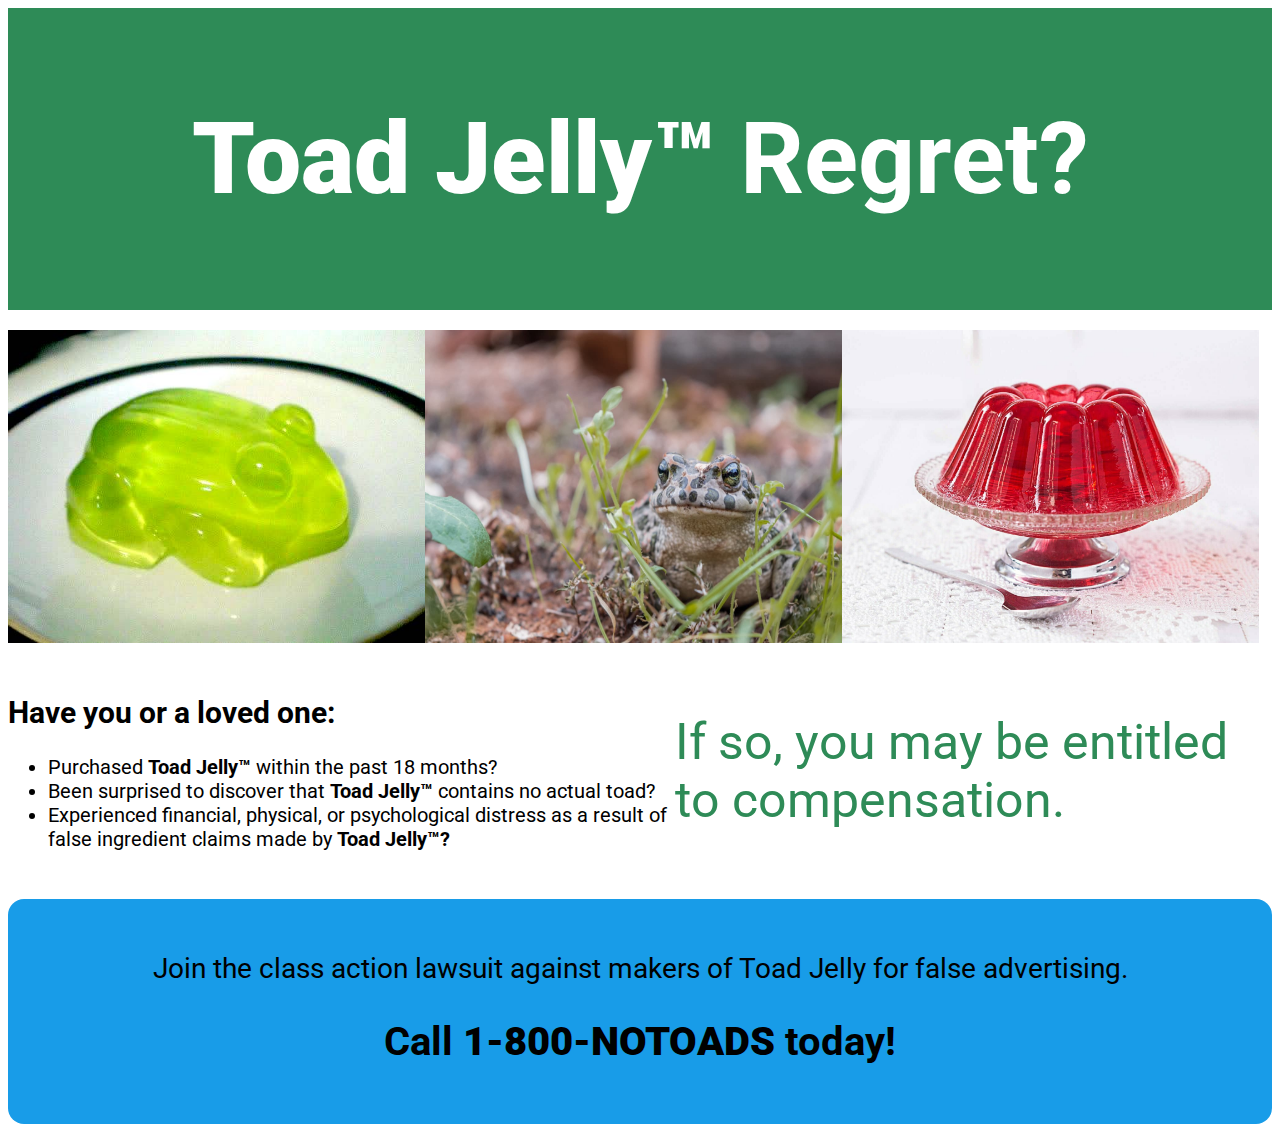
<file: csci340lab1/index.html>
<!DOCTYPE html>
<html lang="en">
    <head>
        <title>Toad Jelly Class Action</title>
    
        <link rel="stylesheet" href="https://maxcdn.bootstrapcdn.com/bootstrap/3.3.6/css/bootstrap.min.css" integrity="sha384-1q8mTJOASx8j1Au+a5WDVnPi2lkFfwwEAa8hDDdjZlpLegxhjVME1fgjWPGmkzs7" crossorigin="anonymous">
        <link rel="stylesheet" type="text/css" href="style.css">
        <link href='https://fonts.googleapis.com/css?family=Roboto:300,400,700' rel='stylesheet' type='text/css'>
    </head>
    <body>
        <section class="titlebox">
            <div class="title">
                <h1><b>Toad Jelly&TRADE;</b> Regret?</h1>
            </div>
        </section>
        <section class="container">
            <div class="photobar row">
                <img class="col-sm-4" src="images/jelly-toad.jpg" alt="A toad made of green jelly">
                <img class="col-sm-4" src="images/toad.jpg" alt="A brown toad with black spots">
                <img class="col-sm-4" src="images/jello.jpeg" alt="Red jelly on a glass platter with a spoon">
            </div>
            <div class="main row">
                <div class="col-sm-6">
                    <h2>Have you or a loved one:</h2>
                    <ul>
                        <li>Purchased <b>Toad Jelly&TRADE;</b> within the past 18 months?</li>
                        <li>Been surprised to discover that <b>Toad Jelly&TRADE;</b> contains no actual toad?</li>
                        <li>Experienced financial, physical, or psychological distress as a result of false ingredient claims made by <b>Toad Jelly&TRADE;?</b></li>
                    </ul>
                </div>
                <div class="col-sm-6" id="compensation">
                    <p>If so, you may be entitled to compensation.</p>
                </div>
                
            </div>
            <div class="join">
                <p>Join the class action lawsuit against makers of Toad Jelly for false advertising.</p>
                <h2>Call <b>1-800-NOTOADS</b> today!</h2>
            </div>
        </section>
        
    </body>
</html>
</file>
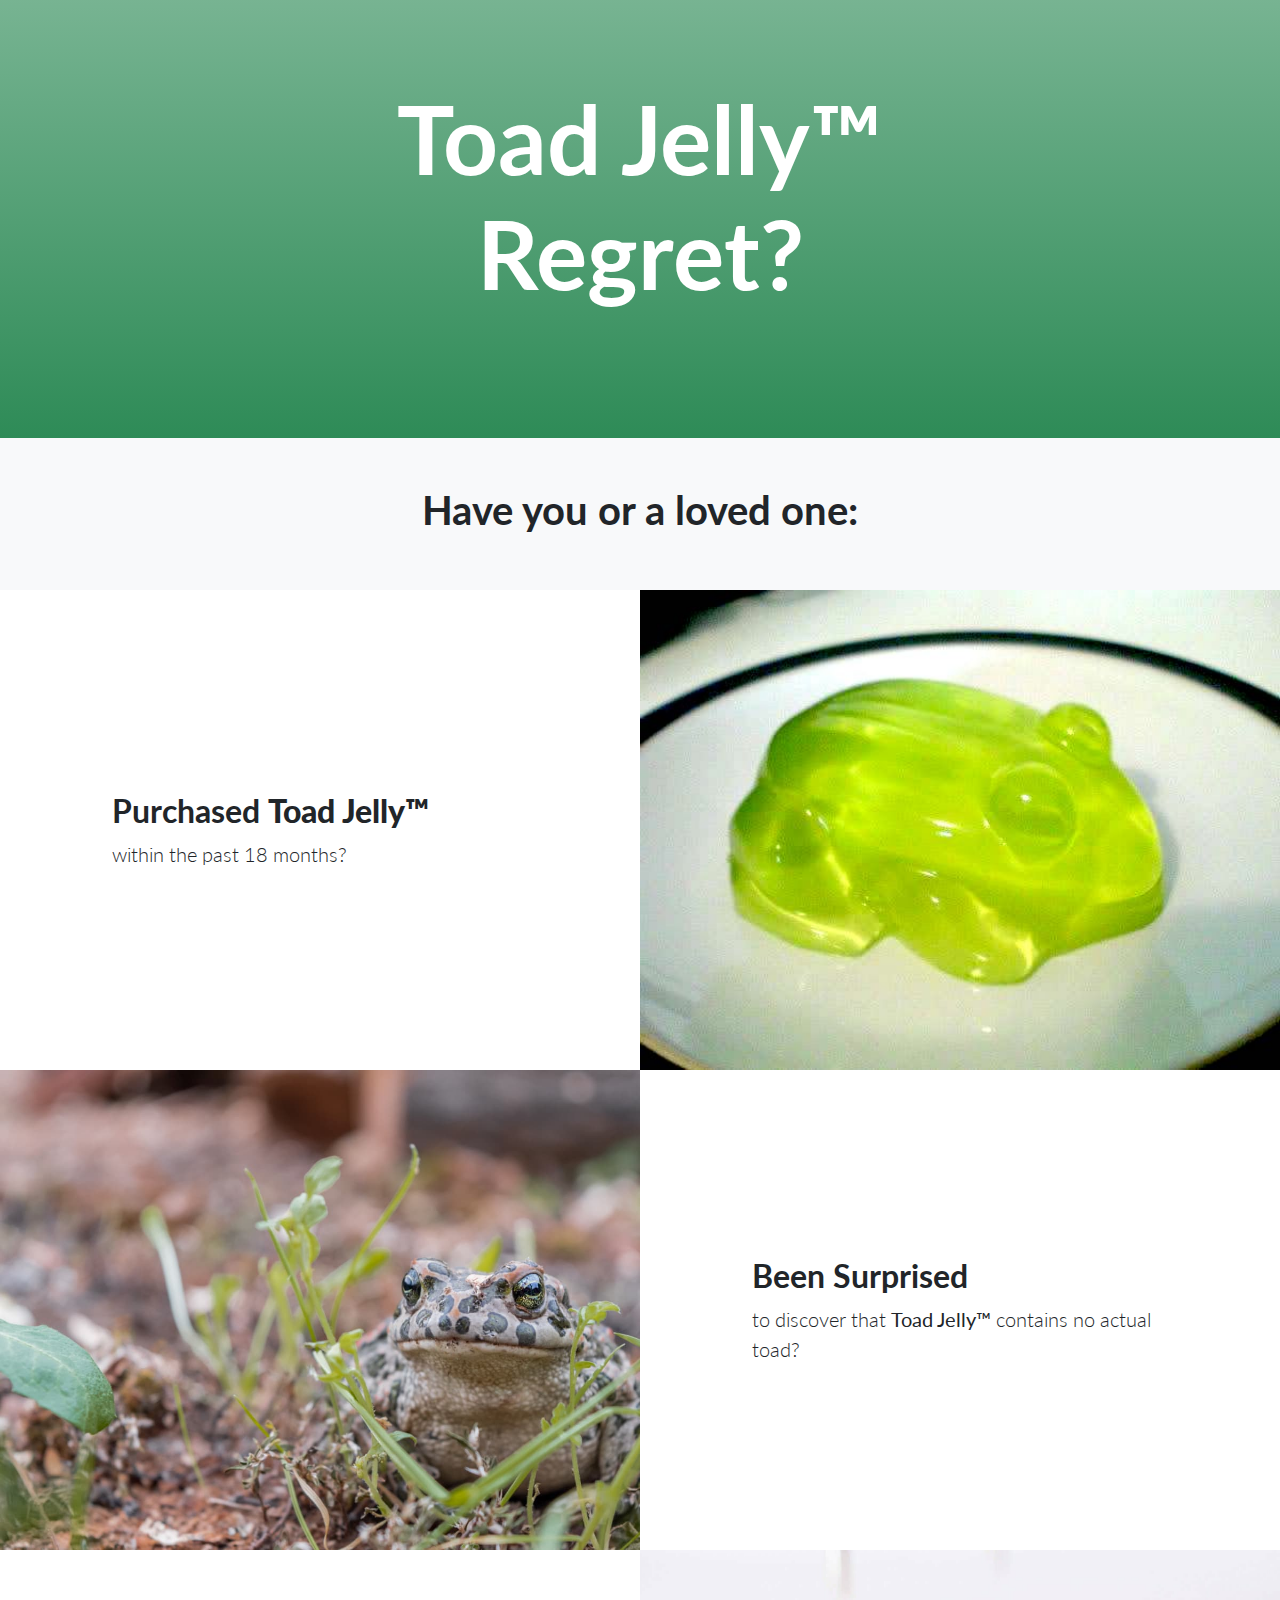
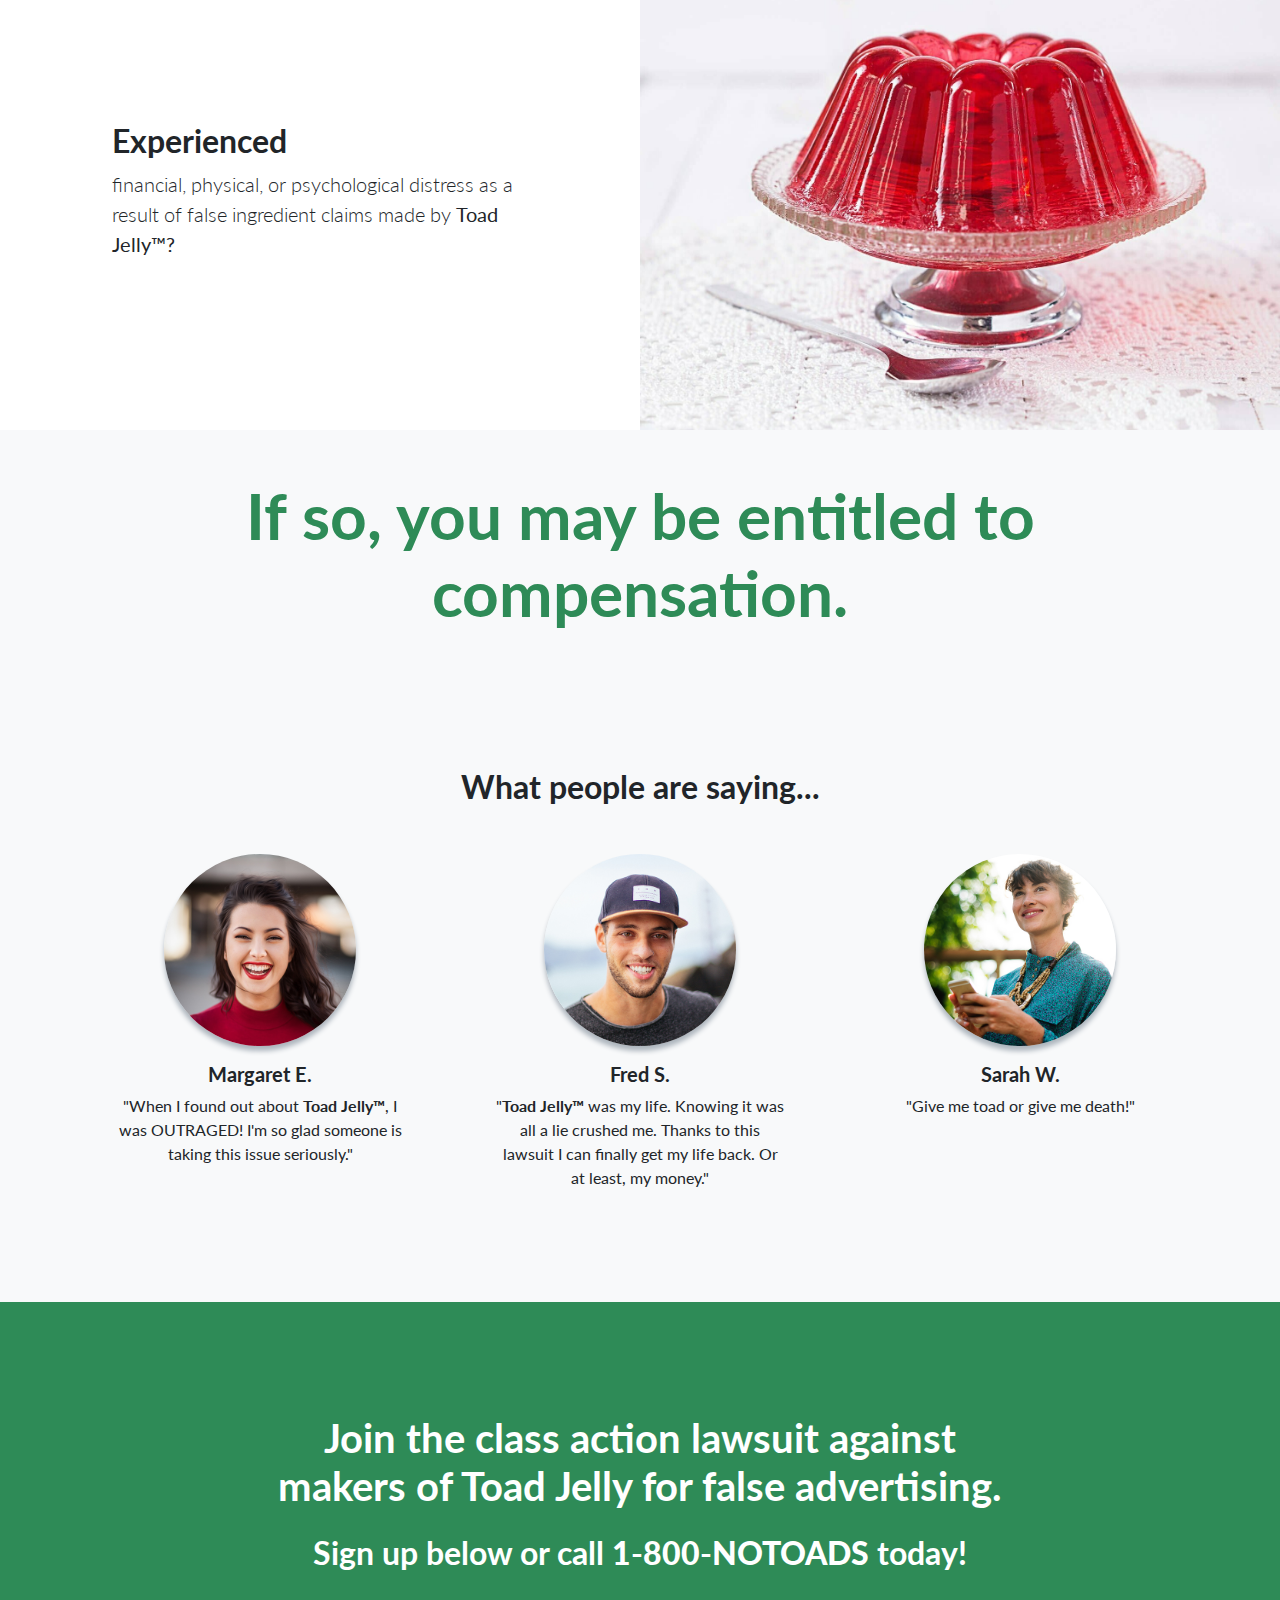
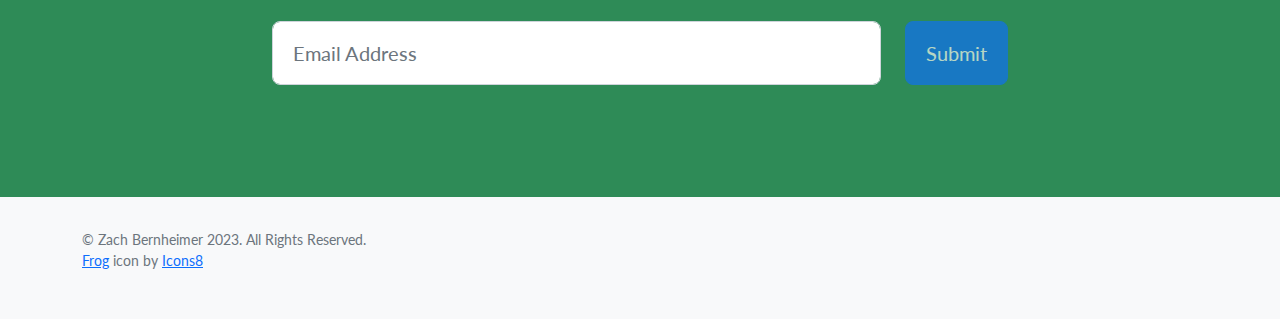
<file: csci340lab5/index.html>
<!DOCTYPE html>
<html lang="en">
    <head>
        <meta charset="utf-8" />
        <meta name="viewport" content="width=device-width, initial-scale=1, shrink-to-fit=no" />
        <meta name="description" content="" />
        <meta name="author" content="" />
        <title>Toad Jelly Regret</title>
        <!-- Favicon-->
        <link rel="icon" type="image/x-icon" sizes="32x32" href="assets/icons8-frog-32.ico" />
        <link rel="apple-touch-icon" sizes="32x32" href="assets/icons8-frog-32.ico">
        <!-- Bootstrap icons-->
        <link href="https://cdn.jsdelivr.net/npm/bootstrap-icons@1.5.0/font/bootstrap-icons.css" rel="stylesheet" type="text/css" />
        <!-- Google fonts-->
        <link href="https://fonts.googleapis.com/css?family=Lato:300,400,700,300italic,400italic,700italic" rel="stylesheet" type="text/css" />
        <!-- Core theme CSS (includes Bootstrap)-->
        <link href="css/styles.css" rel="stylesheet" />
    </head>
    <body>
        <!-- Masthead-->
        <header class="masthead">
            <div class="container position-relative">
                <div class="row justify-content-center">
                    <div class="col-xl-6">
                        <div class="text-center text-white">
                            <!-- Page heading-->
                            <h1 class="mb-5">Toad Jelly&TRADE; Regret?</h1>
                        </div>
                    </div>
                </div>
            </div>
        </header>

        <!-- Question Heading -->
        <section class="text-center heading bg-light">
            <div class = "container">
                <div class="row">
                    <div class="col-lg-12">
                        <h1>Have you or a loved one:</h1>
                    </div>
                </div>
            </div>
        </section>
        
        <!-- Image Showcases-->
        <section class="showcase">
            <div class="container-fluid p-0">
                <div class="row g-0">
                    <div class="col-lg-6 order-lg-2 text-white showcase-img" style="background-image: url('assets/img/jelly-toad.jpg')"></div>
                    <div class="col-lg-6 order-lg-1 my-auto showcase-text">
                        <h2>Purchased <b>Toad Jelly&TRADE;</b></h2>
                        <p class="lead mb-0">within the past 18 months?</p>
                    </div>
                </div>
                <div class="row g-0">
                    <div class="col-lg-6 text-white showcase-img" style="background-image: url('assets/img/toad.jpg')"></div>
                    <div class="col-lg-6 my-auto showcase-text">
                        <h2>Been Surprised</h2>
                        <p class="lead mb-0">to discover that <b>Toad Jelly&TRADE;</b> contains no actual toad?</p>
                    </div>
                </div>
                <div class="row g-0">
                    <div class="col-lg-6 order-lg-2 text-white showcase-img" style="background-image: url('assets/img/jello.jpg')"></div>
                    <div class="col-lg-6 order-lg-1 my-auto showcase-text">
                        <h2>Experienced</h2>
                        <p class="lead mb-0">financial, physical, or psychological distress as a result of false ingredient claims made by <b>Toad Jelly&TRADE;?</b></p>
                    </div>
                </div>
            </div>
        </section>

        <section class="text-center heading bg-light compensation">
            <div class = "container">
                <div class="row">
                    <div class="col-lg-12">
                        <h1>If so, you may be entitled to compensation.</h1>
                    </div>
                </div>
            </div>
        </section>
        
        <!-- Testimonials-->
        <section class="testimonials text-center bg-light">
            <div class="container">
                <h2 class="mb-5">What people are saying...</h2>
                <div class="row">
                    <div class="col-lg-4">
                        <div class="testimonial-item mx-auto mb-5 mb-lg-0">
                            <img class="img-fluid rounded-circle mb-3" src="assets/img/testimonials-1.jpg" alt="..." />
                            <h5>Margaret E.</h5>
                            <p class="font-weight-light mb-0">"When I found out about <b>Toad Jelly&TRADE;</b>, I was OUTRAGED! I'm so glad someone is taking this issue seriously."</p>
                        </div>
                    </div>
                    <div class="col-lg-4">
                        <div class="testimonial-item mx-auto mb-5 mb-lg-0">
                            <img class="img-fluid rounded-circle mb-3" src="assets/img/testimonials-2.jpg" alt="..." />
                            <h5>Fred S.</h5>
                            <p class="font-weight-light mb-0">"<b>Toad Jelly&TRADE;</b> was my life. Knowing it was all a lie crushed me. Thanks to this lawsuit I can finally get my life back. Or at least, my money."</p>
                        </div>
                    </div>
                    <div class="col-lg-4">
                        <div class="testimonial-item mx-auto mb-5 mb-lg-0">
                            <img class="img-fluid rounded-circle mb-3" src="assets/img/testimonials-3.jpg" alt="..." />
                            <h5>Sarah W.</h5>
                            <p class="font-weight-light mb-0">"Give me toad or give me death!"</p>
                        </div>
                    </div>
                </div>
            </div>
        </section>
        <!-- Call to Action-->
        <section class="call-to-action text-white text-center" id="signup">
            <div class="container position-relative">
                <div class="row justify-content-center">
                    <div class="col-xl-8">
                        <h1 class="mb-4">Join the class action lawsuit against makers of Toad Jelly for false advertising.</h1>
                        <h2 class="mb-5">Sign up below or call <b>1-800-NOTOADS</b> today!</h2>
                        <!-- Signup form-->
                        <!-- * * * * * * * * * * * * * * *-->
                        <!-- * * SB Forms Contact Form * *-->
                        <!-- * * * * * * * * * * * * * * *-->
                        <!-- This form is pre-integrated with SB Forms.-->
                        <!-- To make this form functional, sign up at-->
                        <!-- https://startbootstrap.com/solution/contact-forms-->
                        <!-- to get an API token!-->
                        <form class="form-subscribe" id="contactFormFooter" data-sb-form-api-token="API_TOKEN">
                            <!-- Email address input-->
                            <div class="row">
                                <div class="col">
                                    <input class="form-control form-control-lg" id="emailAddressBelow" type="email" placeholder="Email Address" data-sb-validations="required,email" />
                                    <div class="invalid-feedback text-white" data-sb-feedback="emailAddressBelow:required">Email Address is required.</div>
                                    <div class="invalid-feedback text-white" data-sb-feedback="emailAddressBelow:email">Email Address Email is not valid.</div>
                                </div>
                                <div class="col-auto"><button class="btn btn-primary btn-lg disabled" id="submitButton" type="submit">Submit</button></div>
                            </div>
                            <!-- Submit success message-->
                            <!---->
                            <!-- This is what your users will see when the form-->
                            <!-- has successfully submitted-->
                            <div class="d-none" id="submitSuccessMessage">
                                <div class="text-center mb-3">
                                    <div class="fw-bolder">Form submission successful!</div>
                                    <p>This form is currently inactive</p>
                                    <!-- <p>To activate this form, sign up at</p>
                                    <a class="text-white" href="https://startbootstrap.com/solution/contact-forms">https://startbootstrap.com/solution/contact-forms</a> -->
                                </div>
                            </div>
                            <!-- Submit error message-->
                            <!---->
                            <!-- This is what your users will see when there is-->
                            <!-- an error submitting the form-->
                            <div class="d-none" id="submitErrorMessage"><div class="text-center text-danger mb-3">Error sending message!</div></div>
                        </form>
                    </div>
                </div>
            </div>
        </section>
        <!-- Footer-->
        <footer class="footer bg-light">
            <div class="container">
                <div class="row">
                    <div class="col-lg-6 h-100 text-center text-lg-start my-auto">
                        <p class="text-muted small mb-4 mb-lg-0">&copy; Zach Bernheimer 2023. All Rights Reserved.</p>
                        <p class="text-muted small"><a target="_blank" href="https://icons8.com/icon/cWOolyeAs2M5/frog">Frog</a> icon by <a target="_blank" href="https://icons8.com">Icons8</a></p>
                    </div>
                </div>
            </div>
        </footer>
        <!-- Bootstrap core JS-->
        <script src="https://cdn.jsdelivr.net/npm/bootstrap@5.2.3/dist/js/bootstrap.bundle.min.js"></script>
        <!-- Core theme JS-->
        <script src="js/scripts.js"></script>
        <!-- * * * * * * * * * * * * * * * * * * * * * * * * * * * * * * * * * * * * * * * *-->
        <!-- * *                               SB Forms JS                               * *-->
        <!-- * * Activate your form at https://startbootstrap.com/solution/contact-forms * *-->
        <!-- * * * * * * * * * * * * * * * * * * * * * * * * * * * * * * * * * * * * * * * *-->
        <script src="https://cdn.startbootstrap.com/sb-forms-latest.js"></script>
    </body>
</html>
</file>
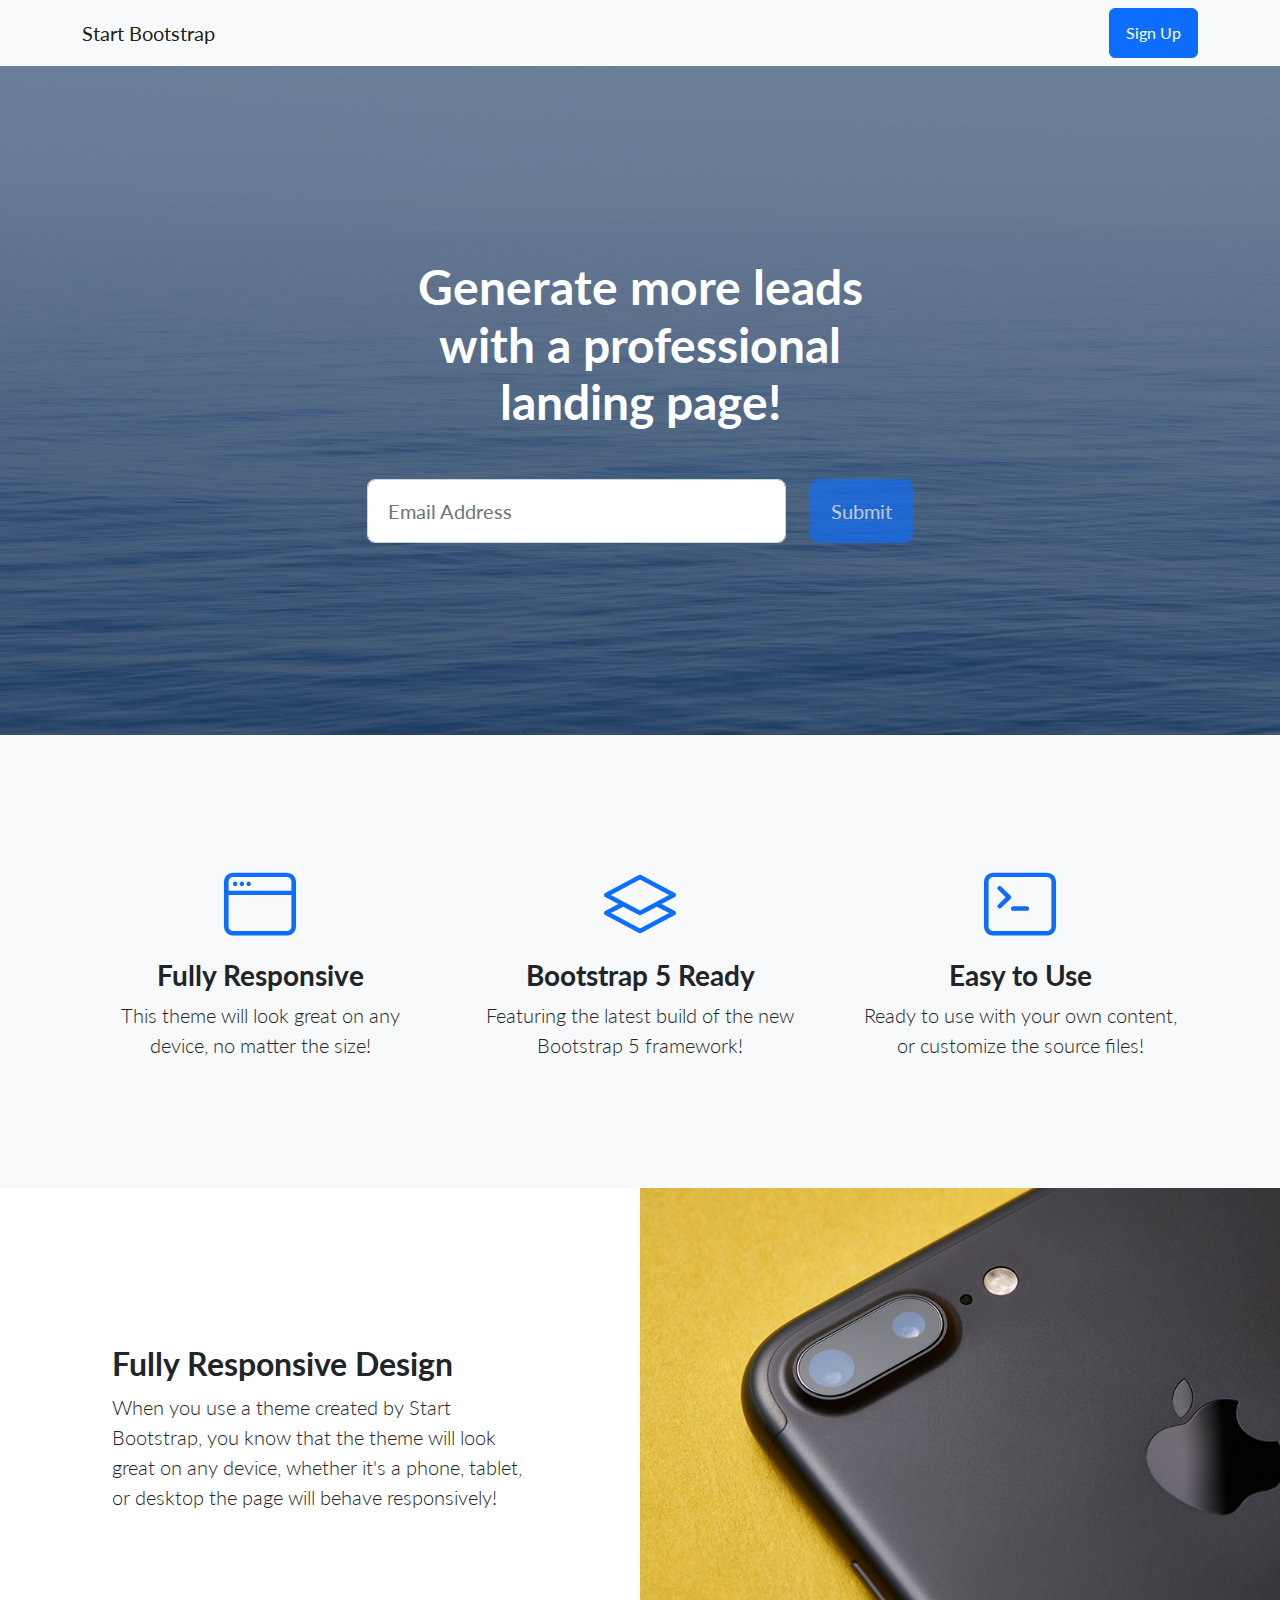
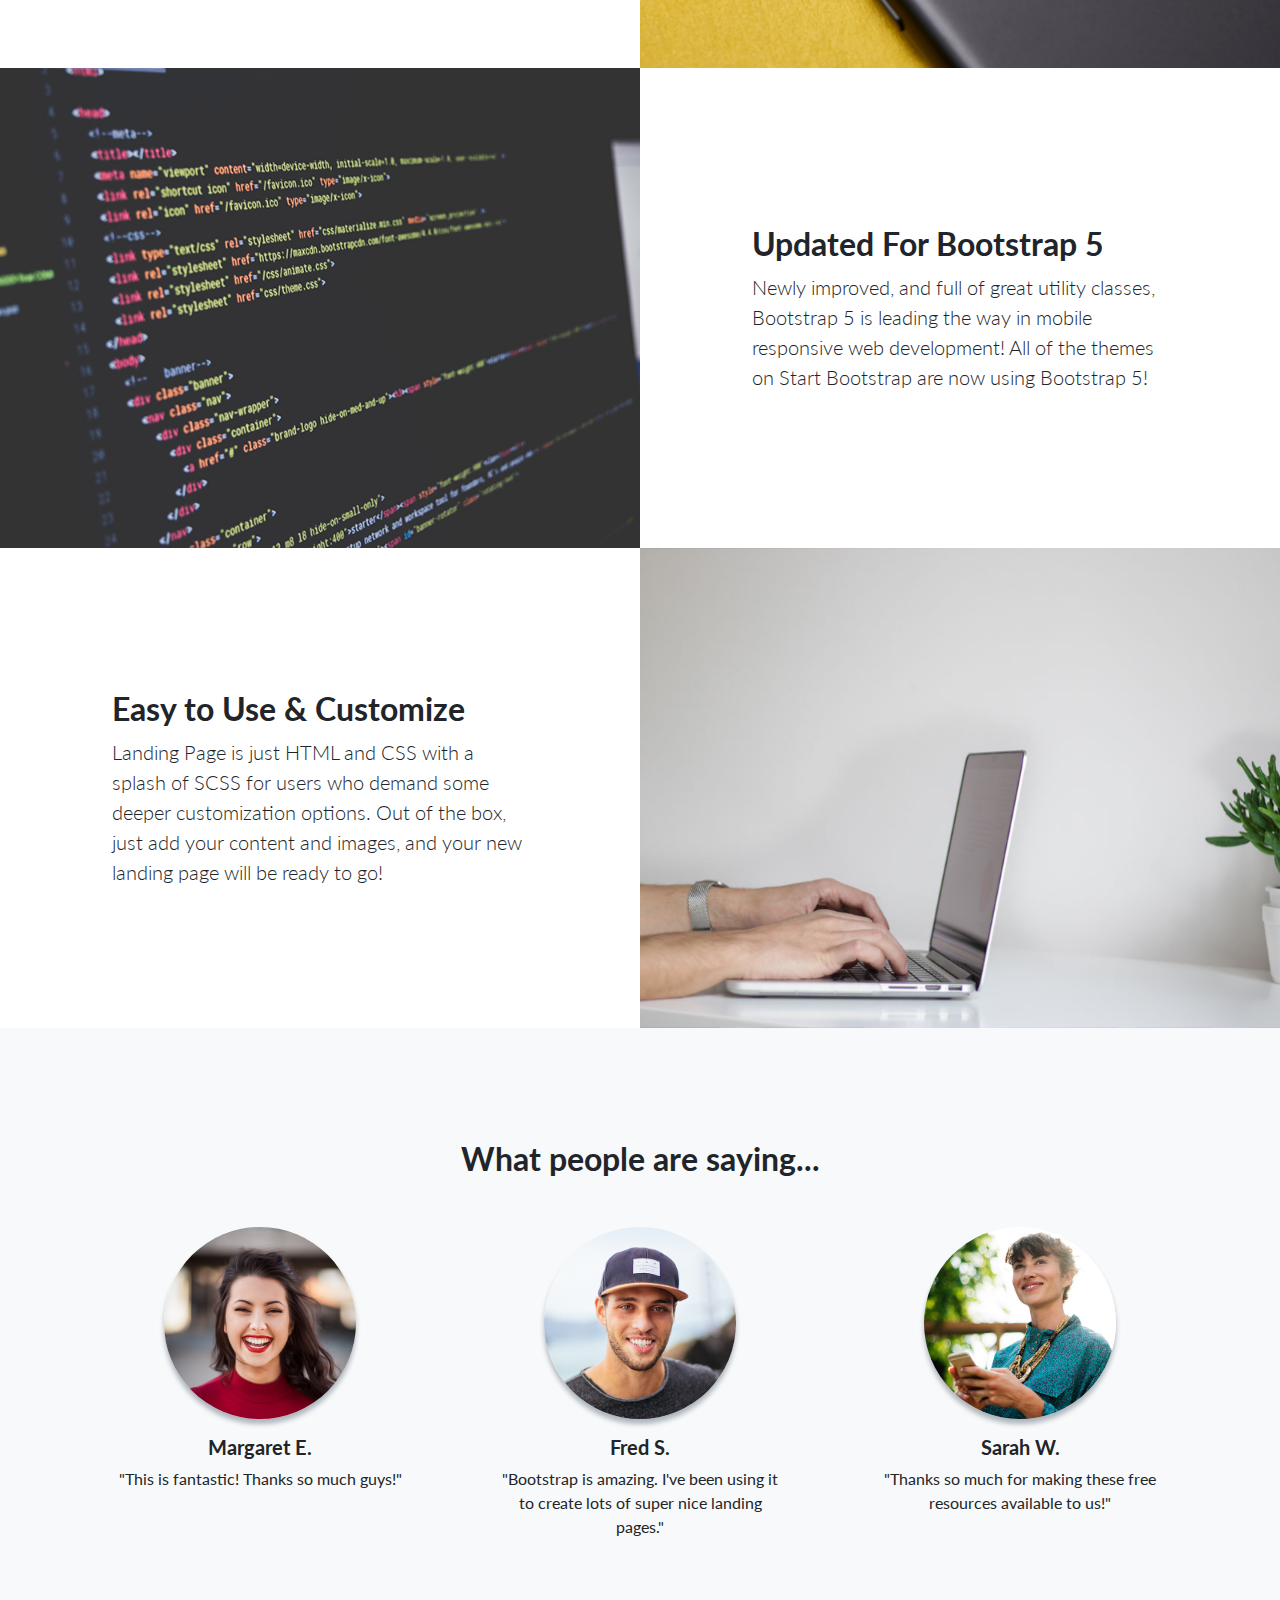
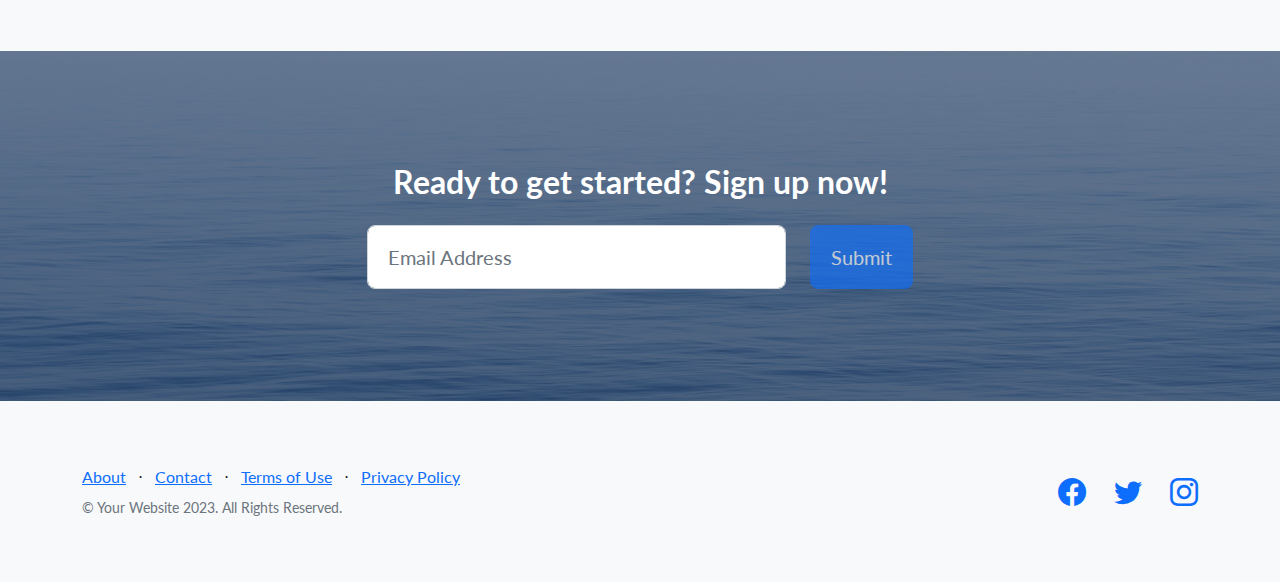
<file: csci340lab5/startbootstrap-landing-page-gh-pages/index.html>
<!DOCTYPE html>
<html lang="en">
    <head>
        <meta charset="utf-8" />
        <meta name="viewport" content="width=device-width, initial-scale=1, shrink-to-fit=no" />
        <meta name="description" content="" />
        <meta name="author" content="" />
        <title>Landing Page - Start Bootstrap Theme</title>
        <!-- Favicon-->
        <link rel="icon" type="image/x-icon" href="assets/favicon.ico" />
        <!-- Bootstrap icons-->
        <link href="https://cdn.jsdelivr.net/npm/bootstrap-icons@1.5.0/font/bootstrap-icons.css" rel="stylesheet" type="text/css" />
        <!-- Google fonts-->
        <link href="https://fonts.googleapis.com/css?family=Lato:300,400,700,300italic,400italic,700italic" rel="stylesheet" type="text/css" />
        <!-- Core theme CSS (includes Bootstrap)-->
        <link href="css/styles.css" rel="stylesheet" />
    </head>
    <body>
        <!-- Navigation-->
        <nav class="navbar navbar-light bg-light static-top">
            <div class="container">
                <a class="navbar-brand" href="#!">Start Bootstrap</a>
                <a class="btn btn-primary" href="#signup">Sign Up</a>
            </div>
        </nav>
        <!-- Masthead-->
        <header class="masthead">
            <div class="container position-relative">
                <div class="row justify-content-center">
                    <div class="col-xl-6">
                        <div class="text-center text-white">
                            <!-- Page heading-->
                            <h1 class="mb-5">Generate more leads with a professional landing page!</h1>
                            <!-- Signup form-->
                            <!-- * * * * * * * * * * * * * * *-->
                            <!-- * * SB Forms Contact Form * *-->
                            <!-- * * * * * * * * * * * * * * *-->
                            <!-- This form is pre-integrated with SB Forms.-->
                            <!-- To make this form functional, sign up at-->
                            <!-- https://startbootstrap.com/solution/contact-forms-->
                            <!-- to get an API token!-->
                            <form class="form-subscribe" id="contactForm" data-sb-form-api-token="API_TOKEN">
                                <!-- Email address input-->
                                <div class="row">
                                    <div class="col">
                                        <input class="form-control form-control-lg" id="emailAddress" type="email" placeholder="Email Address" data-sb-validations="required,email" />
                                        <div class="invalid-feedback text-white" data-sb-feedback="emailAddress:required">Email Address is required.</div>
                                        <div class="invalid-feedback text-white" data-sb-feedback="emailAddress:email">Email Address Email is not valid.</div>
                                    </div>
                                    <div class="col-auto"><button class="btn btn-primary btn-lg disabled" id="submitButton" type="submit">Submit</button></div>
                                </div>
                                <!-- Submit success message-->
                                <!---->
                                <!-- This is what your users will see when the form-->
                                <!-- has successfully submitted-->
                                <div class="d-none" id="submitSuccessMessage">
                                    <div class="text-center mb-3">
                                        <div class="fw-bolder">Form submission successful!</div>
                                        <p>To activate this form, sign up at</p>
                                        <a class="text-white" href="https://startbootstrap.com/solution/contact-forms">https://startbootstrap.com/solution/contact-forms</a>
                                    </div>
                                </div>
                                <!-- Submit error message-->
                                <!---->
                                <!-- This is what your users will see when there is-->
                                <!-- an error submitting the form-->
                                <div class="d-none" id="submitErrorMessage"><div class="text-center text-danger mb-3">Error sending message!</div></div>
                            </form>
                        </div>
                    </div>
                </div>
            </div>
        </header>
        <!-- Icons Grid-->
        <section class="features-icons bg-light text-center">
            <div class="container">
                <div class="row">
                    <div class="col-lg-4">
                        <div class="features-icons-item mx-auto mb-5 mb-lg-0 mb-lg-3">
                            <div class="features-icons-icon d-flex"><i class="bi-window m-auto text-primary"></i></div>
                            <h3>Fully Responsive</h3>
                            <p class="lead mb-0">This theme will look great on any device, no matter the size!</p>
                        </div>
                    </div>
                    <div class="col-lg-4">
                        <div class="features-icons-item mx-auto mb-5 mb-lg-0 mb-lg-3">
                            <div class="features-icons-icon d-flex"><i class="bi-layers m-auto text-primary"></i></div>
                            <h3>Bootstrap 5 Ready</h3>
                            <p class="lead mb-0">Featuring the latest build of the new Bootstrap 5 framework!</p>
                        </div>
                    </div>
                    <div class="col-lg-4">
                        <div class="features-icons-item mx-auto mb-0 mb-lg-3">
                            <div class="features-icons-icon d-flex"><i class="bi-terminal m-auto text-primary"></i></div>
                            <h3>Easy to Use</h3>
                            <p class="lead mb-0">Ready to use with your own content, or customize the source files!</p>
                        </div>
                    </div>
                </div>
            </div>
        </section>
        <!-- Image Showcases-->
        <section class="showcase">
            <div class="container-fluid p-0">
                <div class="row g-0">
                    <div class="col-lg-6 order-lg-2 text-white showcase-img" style="background-image: url('assets/img/bg-showcase-1.jpg')"></div>
                    <div class="col-lg-6 order-lg-1 my-auto showcase-text">
                        <h2>Fully Responsive Design</h2>
                        <p class="lead mb-0">When you use a theme created by Start Bootstrap, you know that the theme will look great on any device, whether it's a phone, tablet, or desktop the page will behave responsively!</p>
                    </div>
                </div>
                <div class="row g-0">
                    <div class="col-lg-6 text-white showcase-img" style="background-image: url('assets/img/bg-showcase-2.jpg')"></div>
                    <div class="col-lg-6 my-auto showcase-text">
                        <h2>Updated For Bootstrap 5</h2>
                        <p class="lead mb-0">Newly improved, and full of great utility classes, Bootstrap 5 is leading the way in mobile responsive web development! All of the themes on Start Bootstrap are now using Bootstrap 5!</p>
                    </div>
                </div>
                <div class="row g-0">
                    <div class="col-lg-6 order-lg-2 text-white showcase-img" style="background-image: url('assets/img/bg-showcase-3.jpg')"></div>
                    <div class="col-lg-6 order-lg-1 my-auto showcase-text">
                        <h2>Easy to Use & Customize</h2>
                        <p class="lead mb-0">Landing Page is just HTML and CSS with a splash of SCSS for users who demand some deeper customization options. Out of the box, just add your content and images, and your new landing page will be ready to go!</p>
                    </div>
                </div>
            </div>
        </section>
        <!-- Testimonials-->
        <section class="testimonials text-center bg-light">
            <div class="container">
                <h2 class="mb-5">What people are saying...</h2>
                <div class="row">
                    <div class="col-lg-4">
                        <div class="testimonial-item mx-auto mb-5 mb-lg-0">
                            <img class="img-fluid rounded-circle mb-3" src="assets/img/testimonials-1.jpg" alt="..." />
                            <h5>Margaret E.</h5>
                            <p class="font-weight-light mb-0">"This is fantastic! Thanks so much guys!"</p>
                        </div>
                    </div>
                    <div class="col-lg-4">
                        <div class="testimonial-item mx-auto mb-5 mb-lg-0">
                            <img class="img-fluid rounded-circle mb-3" src="assets/img/testimonials-2.jpg" alt="..." />
                            <h5>Fred S.</h5>
                            <p class="font-weight-light mb-0">"Bootstrap is amazing. I've been using it to create lots of super nice landing pages."</p>
                        </div>
                    </div>
                    <div class="col-lg-4">
                        <div class="testimonial-item mx-auto mb-5 mb-lg-0">
                            <img class="img-fluid rounded-circle mb-3" src="assets/img/testimonials-3.jpg" alt="..." />
                            <h5>Sarah W.</h5>
                            <p class="font-weight-light mb-0">"Thanks so much for making these free resources available to us!"</p>
                        </div>
                    </div>
                </div>
            </div>
        </section>
        <!-- Call to Action-->
        <section class="call-to-action text-white text-center" id="signup">
            <div class="container position-relative">
                <div class="row justify-content-center">
                    <div class="col-xl-6">
                        <h2 class="mb-4">Ready to get started? Sign up now!</h2>
                        <!-- Signup form-->
                        <!-- * * * * * * * * * * * * * * *-->
                        <!-- * * SB Forms Contact Form * *-->
                        <!-- * * * * * * * * * * * * * * *-->
                        <!-- This form is pre-integrated with SB Forms.-->
                        <!-- To make this form functional, sign up at-->
                        <!-- https://startbootstrap.com/solution/contact-forms-->
                        <!-- to get an API token!-->
                        <form class="form-subscribe" id="contactFormFooter" data-sb-form-api-token="API_TOKEN">
                            <!-- Email address input-->
                            <div class="row">
                                <div class="col">
                                    <input class="form-control form-control-lg" id="emailAddressBelow" type="email" placeholder="Email Address" data-sb-validations="required,email" />
                                    <div class="invalid-feedback text-white" data-sb-feedback="emailAddressBelow:required">Email Address is required.</div>
                                    <div class="invalid-feedback text-white" data-sb-feedback="emailAddressBelow:email">Email Address Email is not valid.</div>
                                </div>
                                <div class="col-auto"><button class="btn btn-primary btn-lg disabled" id="submitButton" type="submit">Submit</button></div>
                            </div>
                            <!-- Submit success message-->
                            <!---->
                            <!-- This is what your users will see when the form-->
                            <!-- has successfully submitted-->
                            <div class="d-none" id="submitSuccessMessage">
                                <div class="text-center mb-3">
                                    <div class="fw-bolder">Form submission successful!</div>
                                    <p>To activate this form, sign up at</p>
                                    <a class="text-white" href="https://startbootstrap.com/solution/contact-forms">https://startbootstrap.com/solution/contact-forms</a>
                                </div>
                            </div>
                            <!-- Submit error message-->
                            <!---->
                            <!-- This is what your users will see when there is-->
                            <!-- an error submitting the form-->
                            <div class="d-none" id="submitErrorMessage"><div class="text-center text-danger mb-3">Error sending message!</div></div>
                        </form>
                    </div>
                </div>
            </div>
        </section>
        <!-- Footer-->
        <footer class="footer bg-light">
            <div class="container">
                <div class="row">
                    <div class="col-lg-6 h-100 text-center text-lg-start my-auto">
                        <ul class="list-inline mb-2">
                            <li class="list-inline-item"><a href="#!">About</a></li>
                            <li class="list-inline-item">⋅</li>
                            <li class="list-inline-item"><a href="#!">Contact</a></li>
                            <li class="list-inline-item">⋅</li>
                            <li class="list-inline-item"><a href="#!">Terms of Use</a></li>
                            <li class="list-inline-item">⋅</li>
                            <li class="list-inline-item"><a href="#!">Privacy Policy</a></li>
                        </ul>
                        <p class="text-muted small mb-4 mb-lg-0">&copy; Your Website 2023. All Rights Reserved.</p>
                    </div>
                    <div class="col-lg-6 h-100 text-center text-lg-end my-auto">
                        <ul class="list-inline mb-0">
                            <li class="list-inline-item me-4">
                                <a href="#!"><i class="bi-facebook fs-3"></i></a>
                            </li>
                            <li class="list-inline-item me-4">
                                <a href="#!"><i class="bi-twitter fs-3"></i></a>
                            </li>
                            <li class="list-inline-item">
                                <a href="#!"><i class="bi-instagram fs-3"></i></a>
                            </li>
                        </ul>
                    </div>
                </div>
            </div>
        </footer>
        <!-- Bootstrap core JS-->
        <script src="https://cdn.jsdelivr.net/npm/bootstrap@5.2.3/dist/js/bootstrap.bundle.min.js"></script>
        <!-- Core theme JS-->
        <script src="js/scripts.js"></script>
        <!-- * * * * * * * * * * * * * * * * * * * * * * * * * * * * * * * * * * * * * * * *-->
        <!-- * *                               SB Forms JS                               * *-->
        <!-- * * Activate your form at https://startbootstrap.com/solution/contact-forms * *-->
        <!-- * * * * * * * * * * * * * * * * * * * * * * * * * * * * * * * * * * * * * * * *-->
        <script src="https://cdn.startbootstrap.com/sb-forms-latest.js"></script>
    </body>
</html>
</file>
<file: csci340lab1/style.css>
body {
    font-family: 'Roboto', sans-serif;
}

.titlebox{
    text-align: center;
    background-color:seagreen;
    padding: 2%;
    margin-bottom:20px;
}

.center-text{
    text-align: center;
}
.title h1{
    font-size: 100px;
    color:white;
}

.row{
    display: flex;
}

.photobar img{
    width: 33%;
}

.main{
    align-items: center;
    font-size: 20px;
    margin-top: 20px;
}

.main .row{
    flex-wrap: wrap;
}

#compensation{
    border-width: 2px;
    color: seagreen;
    font-size: 50px;
}

.join{
    margin-top: 20px;
    background-color: rgb(24, 156, 232);
    padding:2%;
    border-radius:16px;
    text-align: center;
    font-size: 28px;
}
.join h2{
    font-size: 40px;
}
</file>
